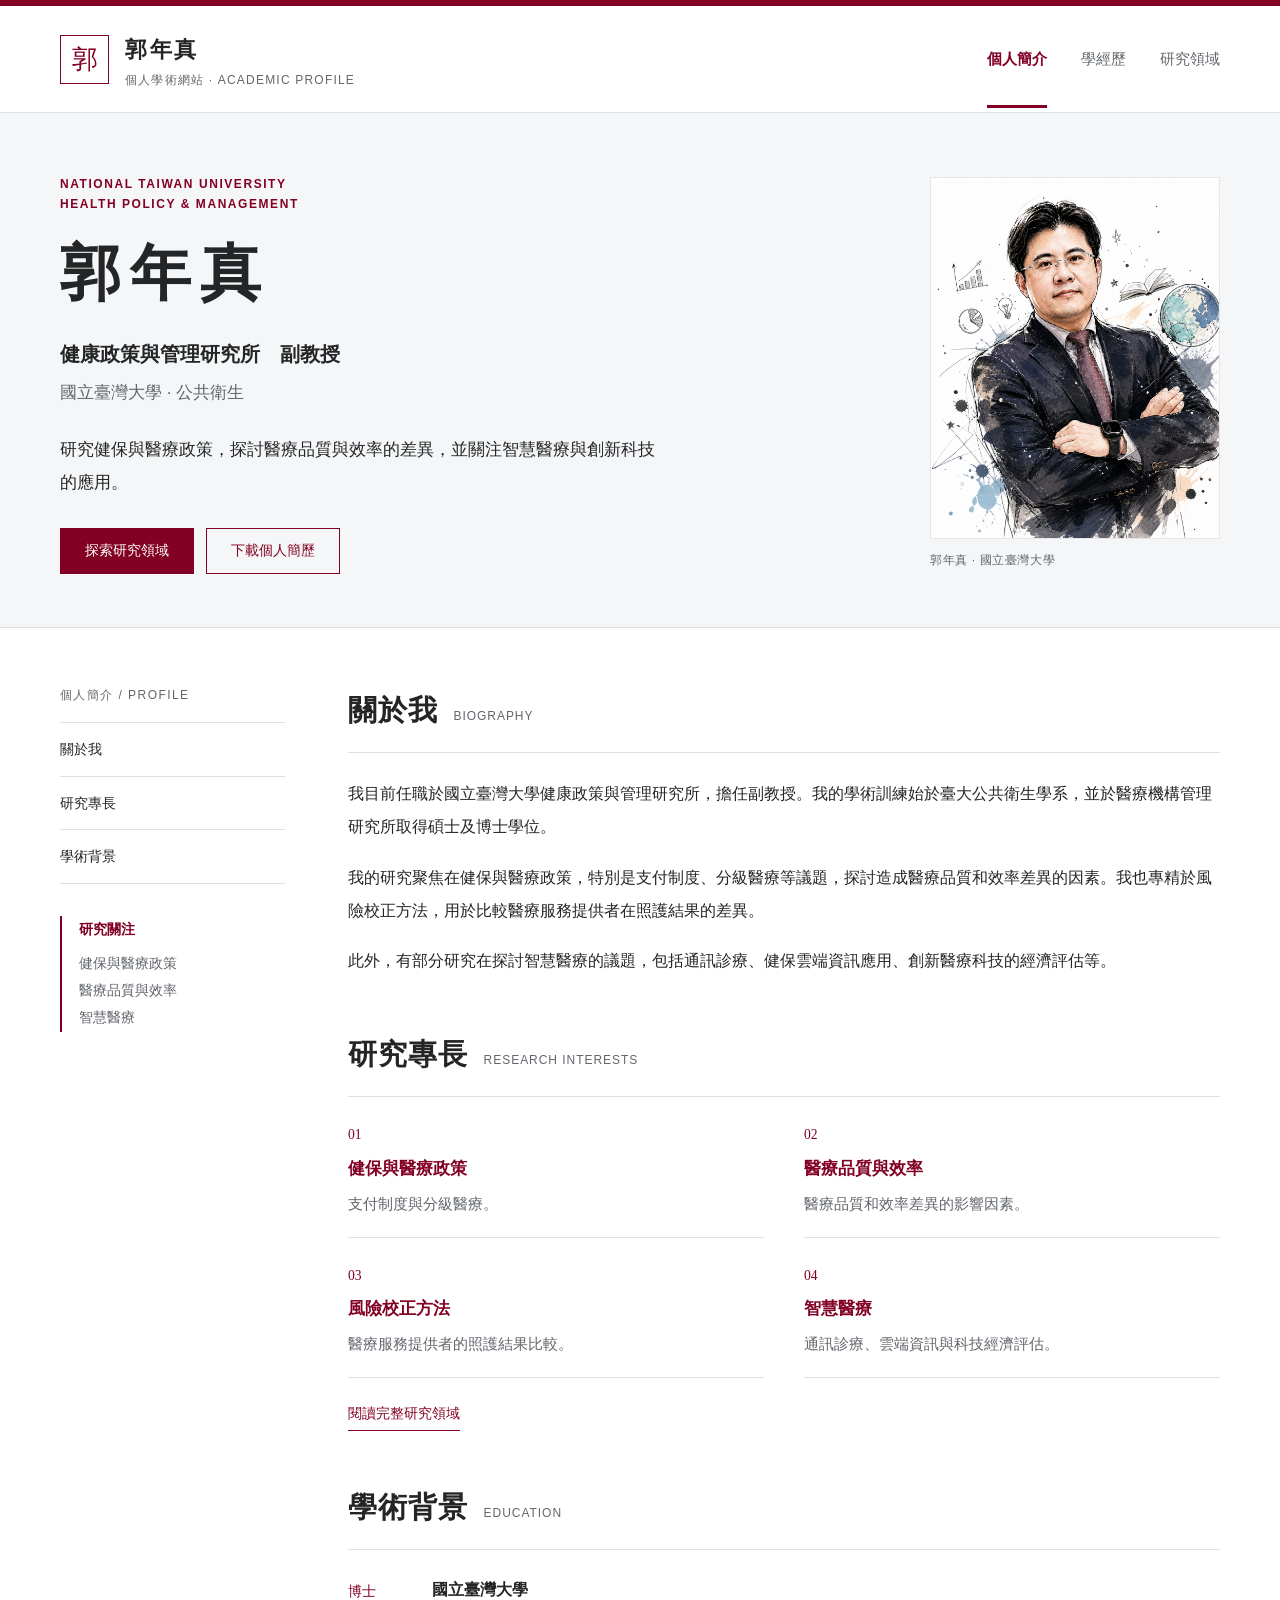
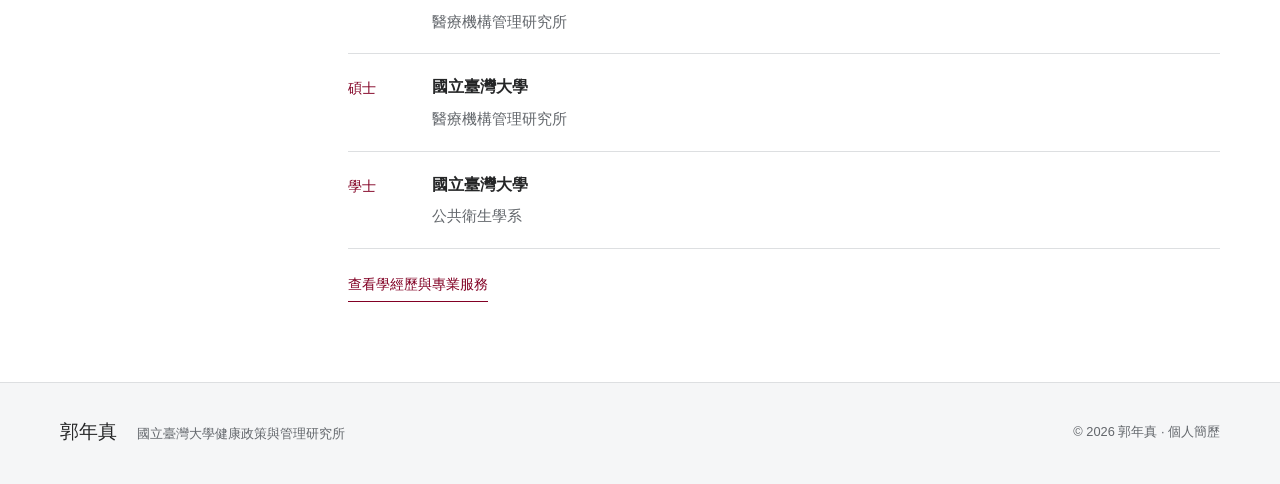
<file: index.html>
<!doctype html>
<html lang="zh-Hant">
<head>
  <meta charset="utf-8"><meta name="viewport" content="width=device-width, initial-scale=1">
  <title>郭年真｜國立臺灣大學健康政策與管理研究所</title>
  <meta name="description" content="郭年真，國立臺灣大學健康政策與管理研究所副教授。研究聚焦健保與醫療政策、醫療品質與效率、風險校正及智慧醫療。">
  <meta name="theme-color" content="#820024"><link rel="icon" href="favicon.svg" type="image/svg+xml">
  <link rel="stylesheet" href="styles.css"><script src="script.js" defer></script>
</head>
<body>
<a class="skip-link" href="#main">跳至主要內容</a>
<header class="site-header"><div class="container header-inner">
  <a class="brand" href="index.html" aria-label="郭年真 個人網站首頁"><span class="brand-mark" aria-hidden="true">郭</span><span><span class="brand-name">郭年真</span><span class="brand-label">個人學術網站 · ACADEMIC PROFILE</span></span></a>
  <button class="menu-toggle" aria-expanded="false" aria-controls="main-nav" type="button">選單</button>
  <nav class="main-nav" id="main-nav" aria-label="主要導覽"><a href="index.html" aria-current="page">個人簡介</a><a href="experience.html">學經歷</a><a href="research.html">研究領域</a></nav>
</div></header>
<main id="main">
  <section class="profile-hero" aria-labelledby="profile-name"><div class="container hero-grid">
    <div><p class="eyebrow">National Taiwan University<br>Health Policy &amp; Management</p>
      <h1 class="hero-name" id="profile-name">郭年真</h1>
      <p class="hero-position">健康政策與管理研究所　副教授</p><p class="hero-institution">國立臺灣大學 · 公共衛生</p>
      <p class="hero-summary">研究健保與醫療政策，探討醫療品質與效率的差異，並關注智慧醫療與創新科技的應用。</p>
      <div class="hero-actions"><a class="button" href="research.html">探索研究領域</a><a class="button secondary" href="assets/cv.docx" download="郭年真_簡歷.docx">下載個人簡歷</a></div>
    </div>
    <figure class="portrait"><img src="assets/photo.png" alt="郭年真個人肖像" width="1122" height="1402" fetchpriority="high"><figcaption>郭年真 · 國立臺灣大學</figcaption></figure>
  </div></section>
  <div class="container content-layout">
    <aside class="sidebar" aria-label="本頁導覽"><div class="sidebar-inner"><p class="side-label">個人簡介 / PROFILE</p><ul class="side-links"><li><a href="#biography">關於我</a></li><li><a href="#interests">研究專長</a></li><li><a href="#education">學術背景</a></li></ul><div class="side-note"><strong>研究關注</strong><p>健保與醫療政策<br>醫療品質與效率<br>智慧醫療</p></div></div></aside>
    <div>
      <section class="section body-copy" id="biography"><h2 class="section-heading">關於我 <small>BIOGRAPHY</small></h2>
        <p>我目前任職於國立臺灣大學健康政策與管理研究所，擔任副教授。我的學術訓練始於臺大公共衛生學系，並於醫療機構管理研究所取得碩士及博士學位。</p>
        <p>我的研究聚焦在健保與醫療政策，特別是支付制度、分級醫療等議題，探討造成醫療品質和效率差異的因素。我也專精於風險校正方法，用於比較醫療服務提供者在照護結果的差異。</p>
        <p>此外，有部分研究在探討智慧醫療的議題，包括通訊診療、健保雲端資訊應用、創新醫療科技的經濟評估等。</p>
      </section>
      <section class="section" id="interests"><h2 class="section-heading">研究專長 <small>RESEARCH INTERESTS</small></h2>
        <ul class="research-list"><li><span class="number">01</span><h3><a href="research.html#policy">健保與醫療政策</a></h3><p>支付制度與分級醫療。</p></li><li><span class="number">02</span><h3><a href="research.html#quality">醫療品質與效率</a></h3><p>醫療品質和效率差異的影響因素。</p></li><li><span class="number">03</span><h3><a href="research.html#risk">風險校正方法</a></h3><p>醫療服務提供者的照護結果比較。</p></li><li><span class="number">04</span><h3><a href="research.html#digital">智慧醫療</a></h3><p>通訊診療、雲端資訊與科技經濟評估。</p></li></ul>
        <a class="text-link" href="research.html">閱讀完整研究領域</a>
      </section>
      <section class="section" id="education"><h2 class="section-heading">學術背景 <small>EDUCATION</small></h2>
        <ul class="education-list"><li><span class="degree">博士</span><div><strong>國立臺灣大學</strong><p>醫療機構管理研究所</p></div></li><li><span class="degree">碩士</span><div><strong>國立臺灣大學</strong><p>醫療機構管理研究所</p></div></li><li><span class="degree">學士</span><div><strong>國立臺灣大學</strong><p>公共衛生學系</p></div></li></ul>
        <a class="text-link" href="experience.html">查看學經歷與專業服務</a>
      </section>
    </div>
  </div>
</main>
<footer class="site-footer"><div class="container footer-inner"><p><span class="footer-name">郭年真</span>國立臺灣大學健康政策與管理研究所</p><p>© 2026 郭年真 · <a href="assets/cv.docx" download="郭年真_簡歷.docx">個人簡歷</a></p></div></footer>
</body></html>
</file>
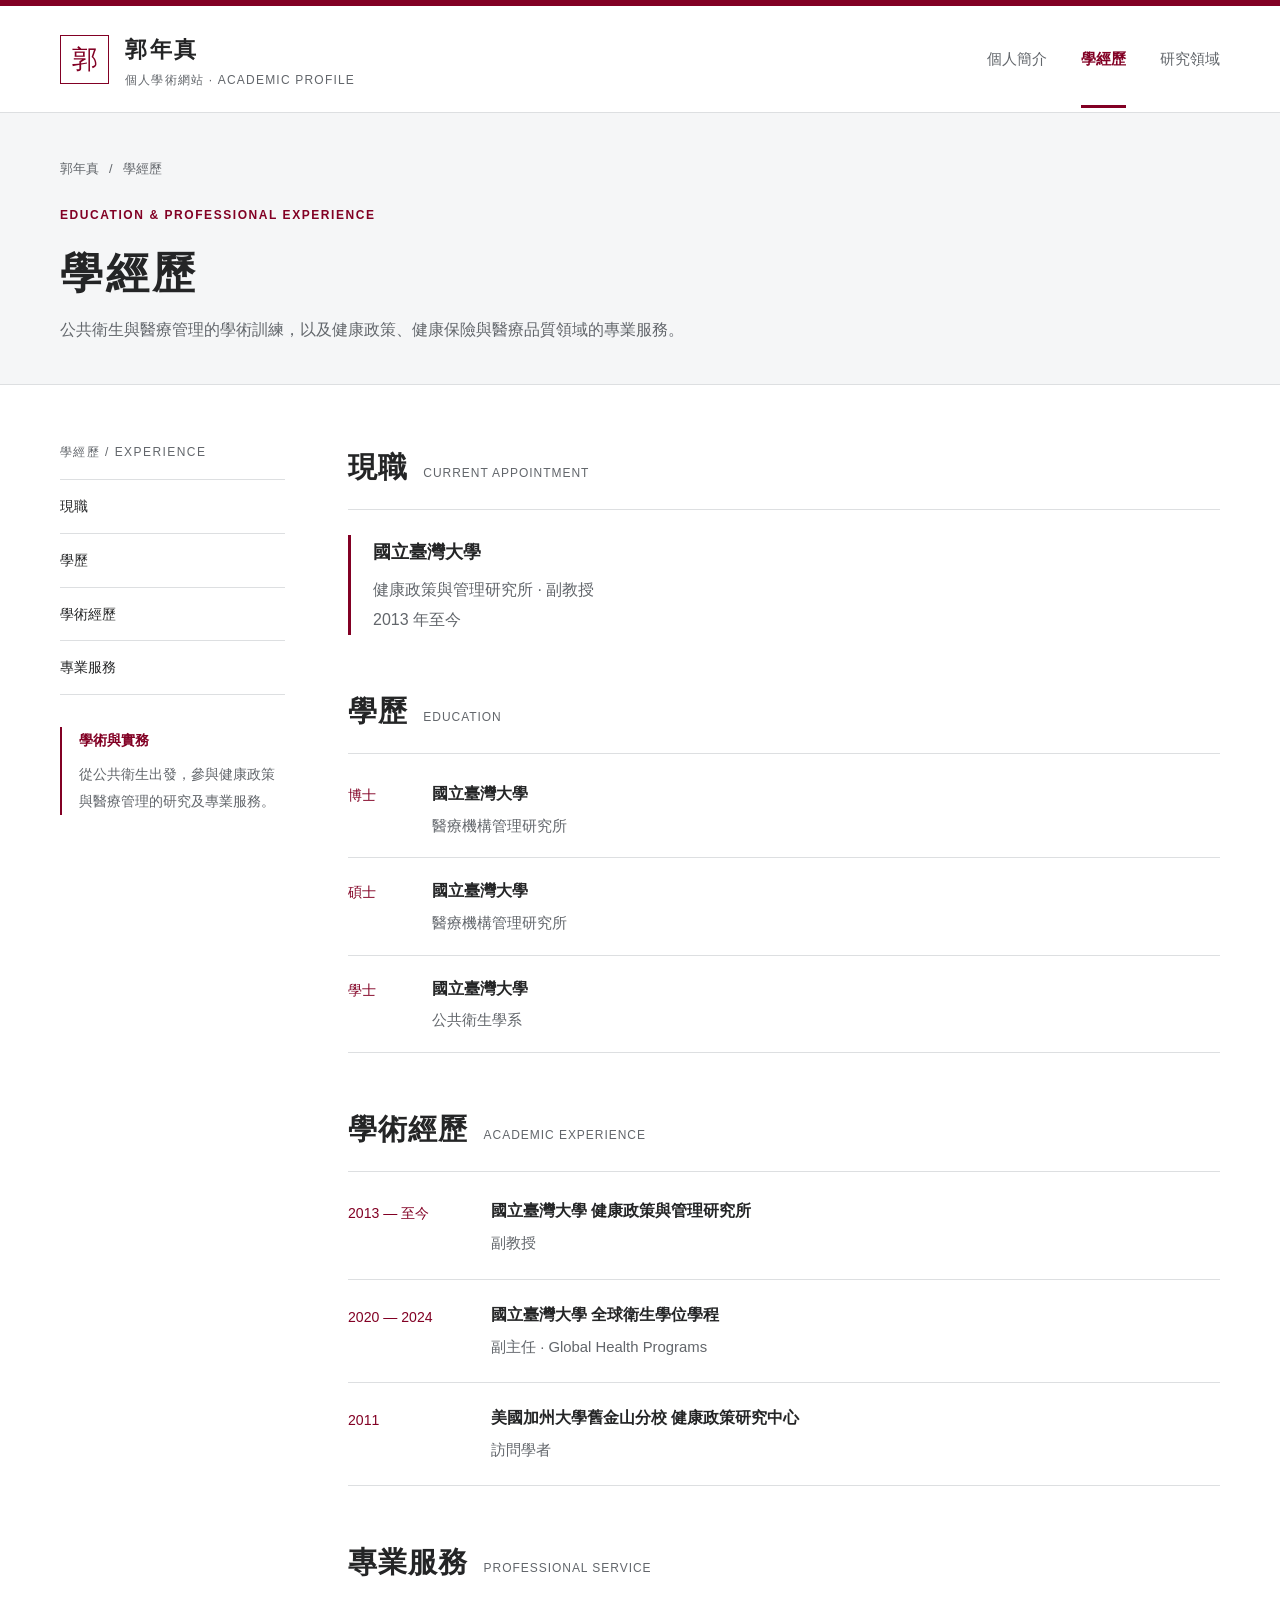
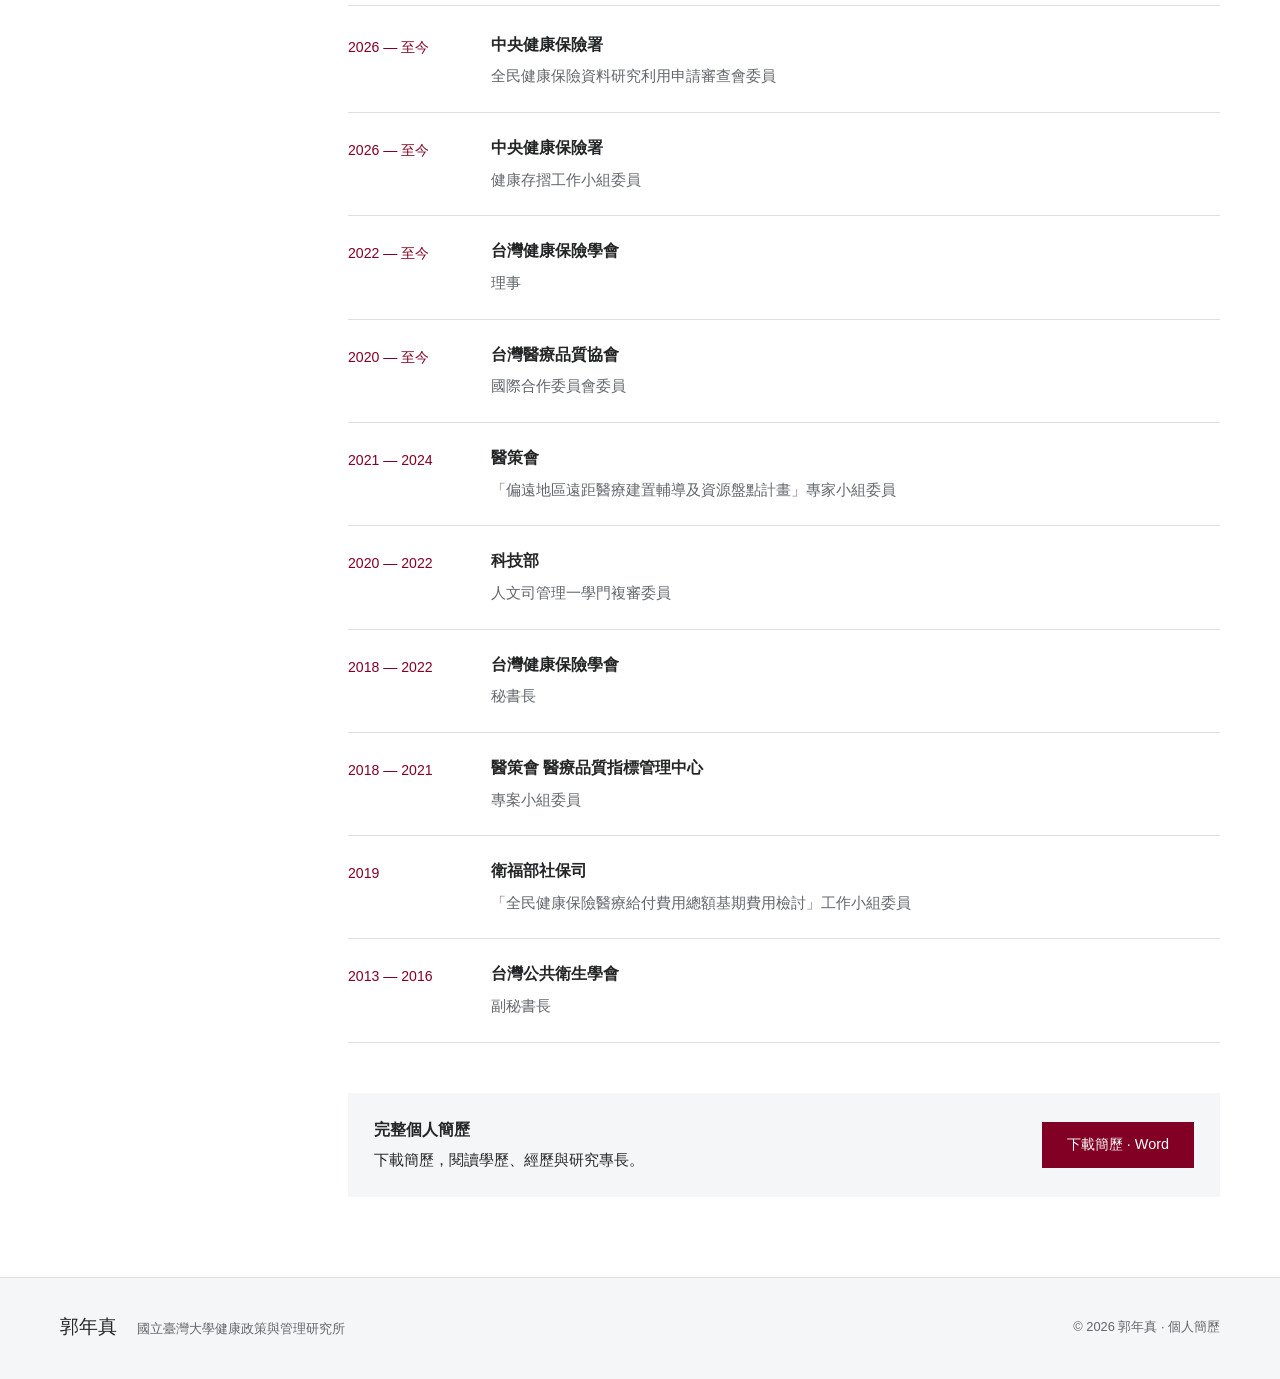
<file: experience.html>
<!doctype html>
<html lang="zh-Hant">
<head><meta charset="utf-8"><meta name="viewport" content="width=device-width, initial-scale=1"><title>學經歷｜郭年真</title><meta name="description" content="郭年真的學歷、學術經歷與專業服務，涵蓋國立臺灣大學、健康保險、醫療品質及健康政策相關工作。"><meta name="theme-color" content="#820024"><link rel="icon" href="favicon.svg" type="image/svg+xml"><link rel="stylesheet" href="styles.css"><script src="script.js" defer></script></head>
<body>
<a class="skip-link" href="#main">跳至主要內容</a>
<header class="site-header"><div class="container header-inner"><a class="brand" href="index.html" aria-label="郭年真 個人網站首頁"><span class="brand-mark" aria-hidden="true">郭</span><span><span class="brand-name">郭年真</span><span class="brand-label">個人學術網站 · ACADEMIC PROFILE</span></span></a><button class="menu-toggle" aria-expanded="false" aria-controls="main-nav" type="button">選單</button><nav class="main-nav" id="main-nav" aria-label="主要導覽"><a href="index.html">個人簡介</a><a href="experience.html" aria-current="page">學經歷</a><a href="research.html">研究領域</a></nav></div></header>
<main id="main">
  <div class="page-head"><div class="container"><p class="breadcrumb"><a href="index.html">郭年真</a><span aria-hidden="true">/</span>學經歷</p><p class="eyebrow">Education &amp; Professional Experience</p><h1 class="page-title">學經歷</h1><p class="page-intro">公共衛生與醫療管理的學術訓練，以及健康政策、健康保險與醫療品質領域的專業服務。</p></div></div>
  <div class="container content-layout">
    <aside class="sidebar" aria-label="本頁導覽"><div class="sidebar-inner"><p class="side-label">學經歷 / EXPERIENCE</p><ul class="side-links"><li><a href="#current">現職</a></li><li><a href="#education">學歷</a></li><li><a href="#academic">學術經歷</a></li><li><a href="#service">專業服務</a></li></ul><div class="side-note"><strong>學術與實務</strong><p>從公共衛生出發，參與健康政策與醫療管理的研究及專業服務。</p></div></div></aside>
    <div>
      <section class="section" id="current"><h2 class="section-heading">現職 <small>CURRENT APPOINTMENT</small></h2><div class="appointment"><h3>國立臺灣大學</h3><p>健康政策與管理研究所 · 副教授</p><p>2013 年至今</p></div></section>
      <section class="section" id="education"><h2 class="section-heading">學歷 <small>EDUCATION</small></h2><ul class="education-list"><li><span class="degree">博士</span><div><strong>國立臺灣大學</strong><p>醫療機構管理研究所</p></div></li><li><span class="degree">碩士</span><div><strong>國立臺灣大學</strong><p>醫療機構管理研究所</p></div></li><li><span class="degree">學士</span><div><strong>國立臺灣大學</strong><p>公共衛生學系</p></div></li></ul></section>
      <section class="section" id="academic"><h2 class="section-heading">學術經歷 <small>ACADEMIC EXPERIENCE</small></h2><ul class="timeline"><li><span class="period">2013 — 至今</span><div><h3>國立臺灣大學 健康政策與管理研究所</h3><p>副教授</p></div></li><li><span class="period">2020 — 2024</span><div><h3>國立臺灣大學 全球衛生學位學程</h3><p>副主任 · Global Health Programs</p></div></li><li><span class="period">2011</span><div><h3>美國加州大學舊金山分校 健康政策研究中心</h3><p>訪問學者</p></div></li></ul></section>
      <section class="section" id="service"><h2 class="section-heading">專業服務 <small>PROFESSIONAL SERVICE</small></h2>
        <ul class="timeline">
          <li><span class="period">2026 — 至今</span><div><h3>中央健康保險署</h3><p>全民健康保險資料研究利用申請審查會委員</p></div></li>
          <li><span class="period">2026 — 至今</span><div><h3>中央健康保險署</h3><p>健康存摺工作小組委員</p></div></li>
          <li><span class="period">2022 — 至今</span><div><h3>台灣健康保險學會</h3><p>理事</p></div></li>
          <li><span class="period">2020 — 至今</span><div><h3>台灣醫療品質協會</h3><p>國際合作委員會委員</p></div></li>
          <li><span class="period">2021 — 2024</span><div><h3>醫策會</h3><p>「偏遠地區遠距醫療建置輔導及資源盤點計畫」專家小組委員</p></div></li>
          <li><span class="period">2020 — 2022</span><div><h3>科技部</h3><p>人文司管理一學門複審委員</p></div></li>
          <li><span class="period">2018 — 2022</span><div><h3>台灣健康保險學會</h3><p>秘書長</p></div></li>
          <li><span class="period">2018 — 2021</span><div><h3>醫策會 醫療品質指標管理中心</h3><p>專案小組委員</p></div></li>
          <li><span class="period">2019</span><div><h3>衛福部社保司</h3><p>「全民健康保險醫療給付費用總額基期費用檢討」工作小組委員</p></div></li>
          <li><span class="period">2013 — 2016</span><div><h3>台灣公共衛生學會</h3><p>副秘書長</p></div></li>
        </ul>
      </section>
      <div class="cv-banner"><p><strong>完整個人簡歷</strong>下載簡歷，閱讀學歷、經歷與研究專長。</p><a class="button" href="assets/cv.docx" download="郭年真_簡歷.docx">下載簡歷 · Word</a></div>
    </div>
  </div>
</main>
<footer class="site-footer"><div class="container footer-inner"><p><span class="footer-name">郭年真</span>國立臺灣大學健康政策與管理研究所</p><p>© 2026 郭年真 · <a href="assets/cv.docx" download="郭年真_簡歷.docx">個人簡歷</a></p></div></footer>
</body></html>
</file>
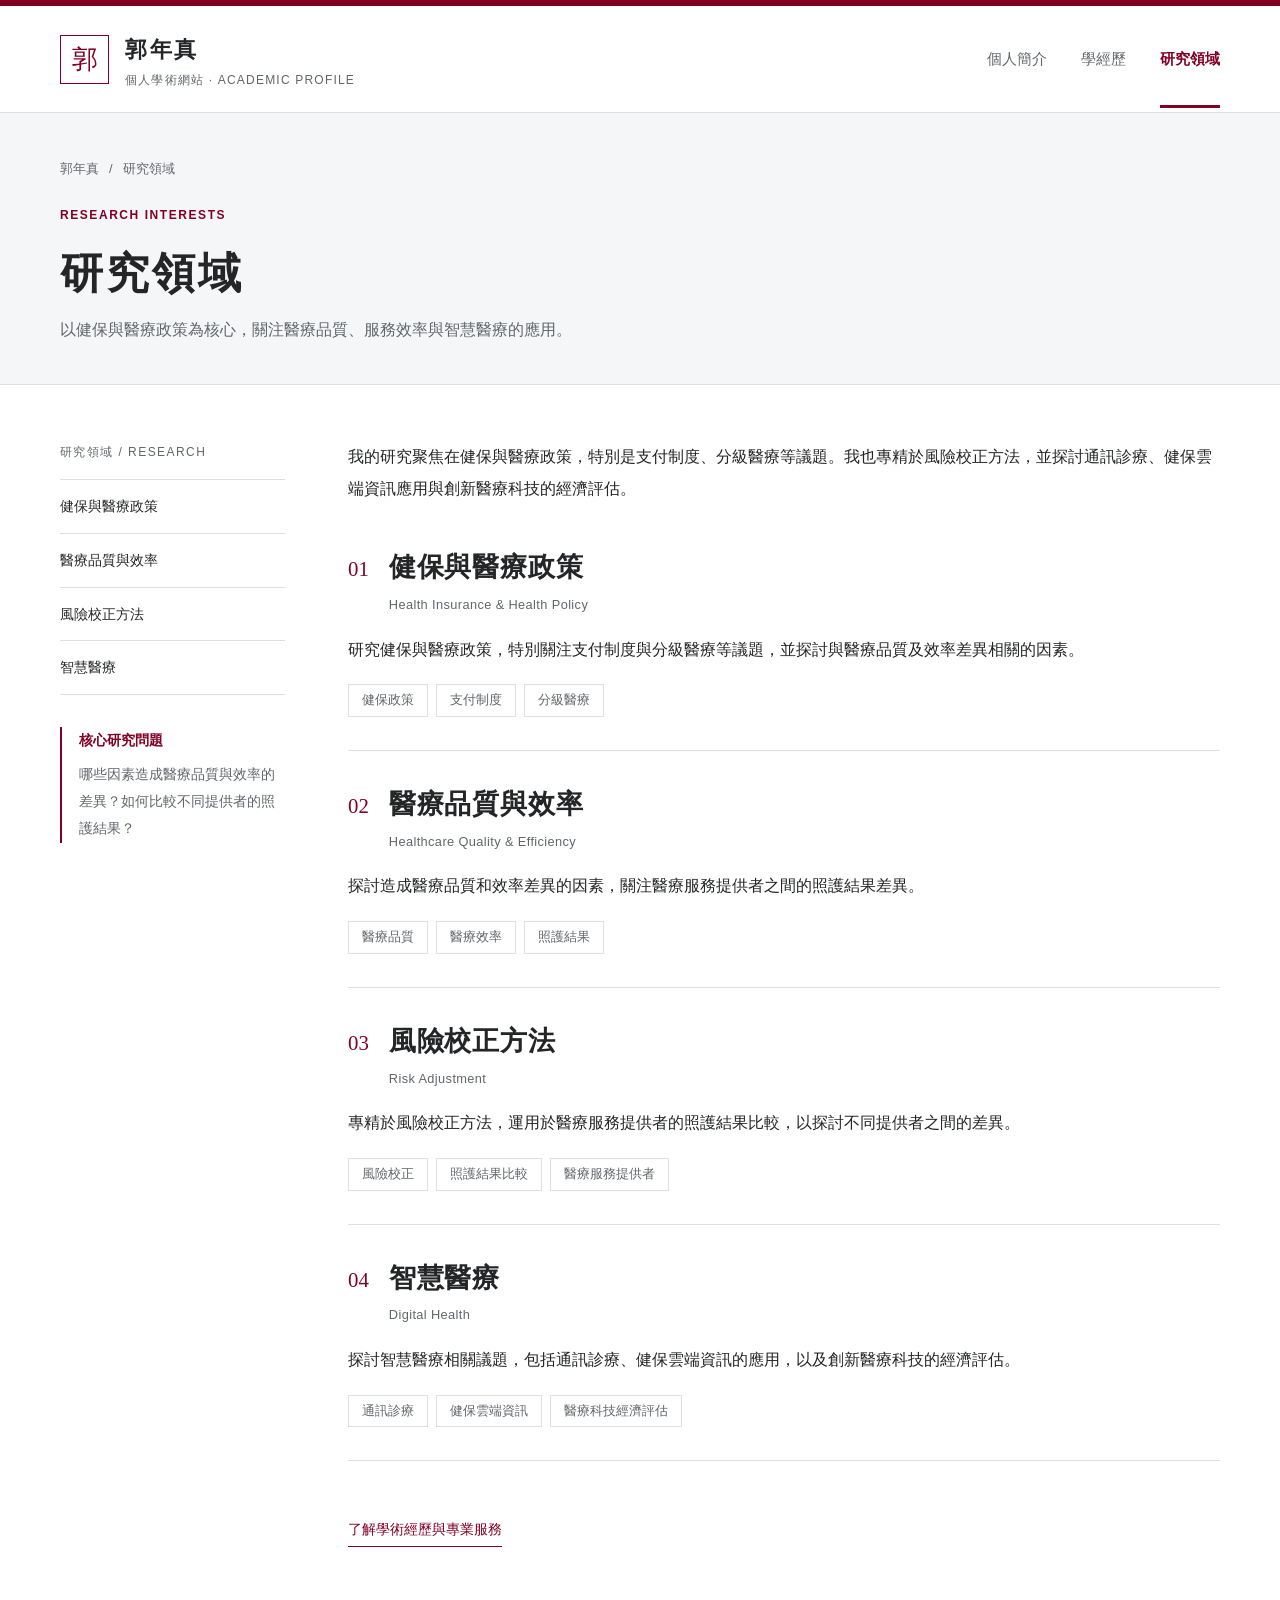
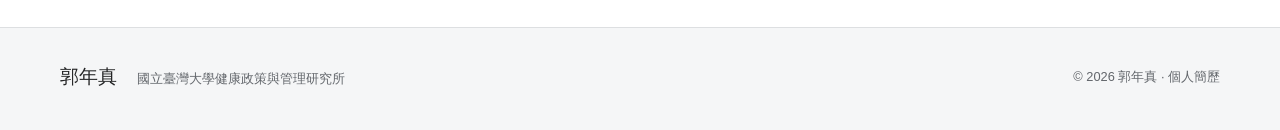
<file: research.html>
<!doctype html>
<html lang="zh-Hant">
<head><meta charset="utf-8"><meta name="viewport" content="width=device-width, initial-scale=1"><title>研究領域｜郭年真</title><meta name="description" content="郭年真的研究領域：健保與醫療政策、支付制度、分級醫療、醫療品質與效率、風險校正、通訊診療、健保雲端資訊應用及創新醫療科技的經濟評估。"><meta name="theme-color" content="#820024"><link rel="icon" href="favicon.svg" type="image/svg+xml"><link rel="stylesheet" href="styles.css"><script src="script.js" defer></script></head>
<body>
<a class="skip-link" href="#main">跳至主要內容</a>
<header class="site-header"><div class="container header-inner"><a class="brand" href="index.html" aria-label="郭年真 個人網站首頁"><span class="brand-mark" aria-hidden="true">郭</span><span><span class="brand-name">郭年真</span><span class="brand-label">個人學術網站 · ACADEMIC PROFILE</span></span></a><button class="menu-toggle" aria-expanded="false" aria-controls="main-nav" type="button">選單</button><nav class="main-nav" id="main-nav" aria-label="主要導覽"><a href="index.html">個人簡介</a><a href="experience.html">學經歷</a><a href="research.html" aria-current="page">研究領域</a></nav></div></header>
<main id="main">
  <div class="page-head"><div class="container"><p class="breadcrumb"><a href="index.html">郭年真</a><span aria-hidden="true">/</span>研究領域</p><p class="eyebrow">Research Interests</p><h1 class="page-title">研究領域</h1><p class="page-intro">以健保與醫療政策為核心，關注醫療品質、服務效率與智慧醫療的應用。</p></div></div>
  <div class="container content-layout">
    <aside class="sidebar" aria-label="本頁導覽"><div class="sidebar-inner"><p class="side-label">研究領域 / RESEARCH</p><ul class="side-links"><li><a href="#policy">健保與醫療政策</a></li><li><a href="#quality">醫療品質與效率</a></li><li><a href="#risk">風險校正方法</a></li><li><a href="#digital">智慧醫療</a></li></ul><div class="side-note"><strong>核心研究問題</strong><p>哪些因素造成醫療品質與效率的差異？如何比較不同提供者的照護結果？</p></div></div></aside>
    <div>
      <div class="research-overview"><p>我的研究聚焦在健保與醫療政策，特別是支付制度、分級醫療等議題。我也專精於風險校正方法，並探討通訊診療、健保雲端資訊應用與創新醫療科技的經濟評估。</p></div>
      <section class="research-topic" id="policy"><div class="topic-heading"><span class="topic-number" aria-hidden="true">01</span><div><h2>健保與醫療政策</h2><p class="topic-en" lang="en">Health Insurance &amp; Health Policy</p></div></div><p>研究健保與醫療政策，特別關注支付制度與分級醫療等議題，並探討與醫療品質及效率差異相關的因素。</p><ul class="keywords" aria-label="研究關鍵字"><li>健保政策</li><li>支付制度</li><li>分級醫療</li></ul></section>
      <section class="research-topic" id="quality"><div class="topic-heading"><span class="topic-number" aria-hidden="true">02</span><div><h2>醫療品質與效率</h2><p class="topic-en" lang="en">Healthcare Quality &amp; Efficiency</p></div></div><p>探討造成醫療品質和效率差異的因素，關注醫療服務提供者之間的照護結果差異。</p><ul class="keywords" aria-label="研究關鍵字"><li>醫療品質</li><li>醫療效率</li><li>照護結果</li></ul></section>
      <section class="research-topic" id="risk"><div class="topic-heading"><span class="topic-number" aria-hidden="true">03</span><div><h2>風險校正方法</h2><p class="topic-en" lang="en">Risk Adjustment</p></div></div><p>專精於風險校正方法，運用於醫療服務提供者的照護結果比較，以探討不同提供者之間的差異。</p><ul class="keywords" aria-label="研究關鍵字"><li>風險校正</li><li>照護結果比較</li><li>醫療服務提供者</li></ul></section>
      <section class="research-topic" id="digital"><div class="topic-heading"><span class="topic-number" aria-hidden="true">04</span><div><h2>智慧醫療</h2><p class="topic-en" lang="en">Digital Health</p></div></div><p>探討智慧醫療相關議題，包括通訊診療、健保雲端資訊的應用，以及創新醫療科技的經濟評估。</p><ul class="keywords" aria-label="研究關鍵字"><li>通訊診療</li><li>健保雲端資訊</li><li>醫療科技經濟評估</li></ul></section>
      <a class="text-link" href="experience.html">了解學術經歷與專業服務</a>
    </div>
  </div>
</main>
<footer class="site-footer"><div class="container footer-inner"><p><span class="footer-name">郭年真</span>國立臺灣大學健康政策與管理研究所</p><p>© 2026 郭年真 · <a href="assets/cv.docx" download="郭年真_簡歷.docx">個人簡歷</a></p></div></footer>
</body></html>
</file>
<file: styles.css>
@charset "UTF-8";
:root{--wine:#820024;--wine-dark:#590019;--ink:#242526;--muted:#62666b;--line:#dddfe1;--paper:#f5f6f7;--serif:Georgia,"Noto Serif TC","PMingLiU",serif;--sans:-apple-system,BlinkMacSystemFont,"Segoe UI","Microsoft JhengHei",sans-serif}
*{box-sizing:border-box}html{scroll-behavior:smooth}body{margin:0;color:var(--ink);background:#fff;font-family:var(--sans);font-size:1rem;line-height:1.85}a{color:var(--wine);text-decoration:none}a:hover{text-decoration:underline;text-underline-offset:5px}button{font:inherit}a:focus-visible,button:focus-visible{outline:3px solid #c48a13;outline-offset:5px}.container{width:min(1160px,calc(100% - 96px));margin-inline:auto}.skip-link{position:absolute;left:20px;top:-100px;z-index:20;background:white;padding:8px 20px}.skip-link:focus{top:12px}.site-header{border-top:6px solid var(--wine);border-bottom:1px solid var(--line);background:#fff}.header-inner{display:flex;align-items:center;justify-content:space-between;gap:32px;min-height:106px}.brand{display:flex;align-items:center;gap:16px;color:var(--ink);flex-shrink:0}.brand:hover{text-decoration:none}.brand-mark{display:grid;place-items:center;width:49px;height:49px;border:1px solid var(--wine);color:var(--wine);font-family:var(--serif);font-size:1.6rem}.brand-name{font-family:var(--serif);font-size:1.4rem;font-weight:700;letter-spacing:.12em}.brand-label{display:block;color:var(--muted);font-size:.75rem;letter-spacing:.1em;line-height:1.5}.main-nav{display:flex;gap:34px;align-items:center}.main-nav a{position:relative;padding:35px 0;color:var(--muted);font-size:.95rem}.main-nav a[aria-current=page]{color:var(--wine);font-weight:700}.main-nav a[aria-current=page]:after{content:"";position:absolute;height:3px;background:var(--wine);bottom:0;left:0;right:0}.menu-toggle{display:none}.profile-hero{padding:61px 0 53px;background:var(--paper);border-bottom:1px solid var(--line)}.hero-grid{display:grid;grid-template-columns:minmax(0,1fr) 290px;gap:76px;align-items:center}.eyebrow{font-size:.75rem;letter-spacing:.13em;color:var(--wine);font-weight:600;line-height:1.7;margin:0 0 19px;text-transform:uppercase}.hero-name{font-family:var(--serif);font-weight:600;font-size:3.8rem;letter-spacing:.15em;line-height:1.3;margin:0 0 23px}.hero-position{font-size:1.24rem;margin:0 0 4px;font-weight:600}.hero-institution{color:var(--muted);margin:0;font-size:1.05rem}.hero-summary{max-width:610px;font-size:1.08rem;line-height:1.95;margin:25px 0 28px}.hero-actions{display:flex;gap:12px;flex-wrap:wrap}.button{display:inline-flex;align-items:center;justify-content:center;min-height:46px;padding:9px 24px;font-size:.9rem;line-height:1.6;border:1px solid var(--wine);background:var(--wine);color:white;transition:background .2s}.button:hover{background:var(--wine-dark);color:white;text-decoration:none}.button.secondary{color:var(--wine);background:transparent}.button.secondary:hover{background:#fff}.portrait{margin:0;position:relative}.portrait img{width:100%;height:auto;display:block;aspect-ratio:4/5;object-fit:cover;border:1px solid #e6e6e6;background:white}.portrait figcaption{font-size:.75rem;color:var(--muted);padding-top:10px;letter-spacing:.05em}.content-layout{display:grid;grid-template-columns:225px minmax(0,1fr);gap:63px;padding-top:56px;padding-bottom:80px}.sidebar{font-size:.9rem}.side-label{margin:0 0 16px;font-size:.75rem;color:var(--muted);letter-spacing:.12em;text-transform:uppercase}.side-links{list-style:none;margin:0 0 32px;padding:0;border-top:1px solid var(--line)}.side-links li{border-bottom:1px solid var(--line)}.side-links a{display:block;padding:13px 0;color:var(--ink)}.side-links a:hover{color:var(--wine)}.side-note{border-left:2px solid var(--wine);padding-left:17px}.side-note strong{display:block;color:var(--wine);font-weight:600;margin-bottom:7px}.side-note p{margin:0;color:var(--muted);line-height:1.9}.section{scroll-margin-top:30px;margin-bottom:50px}.section:last-child{margin-bottom:0}.section-heading{font-family:var(--serif);font-size:1.8rem;font-weight:600;letter-spacing:.04em;margin:0 0 25px;padding-bottom:15px;border-bottom:1px solid var(--line);display:flex;align-items:baseline;gap:15px;flex-wrap:wrap}.section-heading small{font-family:var(--sans);font-size:.75rem;letter-spacing:.08em;color:var(--muted);font-weight:400}.body-copy p{margin:0 0 18px;line-height:2.05}.research-list{list-style:none;padding:0;margin:0;display:grid;grid-template-columns:1fr 1fr;column-gap:40px;row-gap:25px}.research-list li{padding:0 0 19px;border-bottom:1px solid var(--line)}.research-list .number{color:var(--wine);font-family:Georgia,serif;font-size:.85rem;display:block;margin-bottom:5px}.research-list h3{font-size:1.05rem;margin:0 0 6px;font-weight:600}.research-list p{font-size:.95rem;color:var(--muted);margin:0}.text-link{display:inline-block;margin-top:22px;font-size:.9rem;border-bottom:1px solid var(--wine);padding-bottom:3px}.text-link:hover{text-decoration:none;border-bottom-width:2px}.education-list{list-style:none;padding:0;margin:0}.education-list li{display:grid;grid-template-columns:60px 1fr;gap:24px;align-items:start;padding:18px 0;border-bottom:1px solid var(--line)}.education-list li:first-child{padding-top:0}.degree{font-size:.88rem;color:var(--wine);padding-top:3px}.education-list strong{font-weight:600}.education-list p{margin:3px 0 0;color:var(--muted);font-size:.94rem}.site-footer{border-top:1px solid var(--line);padding:31px 0 35px;background:var(--paper)}.footer-inner{display:flex;justify-content:space-between;gap:25px;align-items:center;font-size:.8rem;color:var(--muted)}.footer-name{font-family:var(--serif);color:var(--ink);font-size:1.2rem;margin-right:20px}.footer-inner p{margin:0}.footer-inner a{color:var(--muted)}.breadcrumb{font-size:.8rem;color:var(--muted);margin:0 0 24px}.breadcrumb a{color:var(--muted)}.breadcrumb span{padding:0 10px}.page-head{padding:44px 0 40px;background:var(--paper);border-bottom:1px solid var(--line)}.page-title{font-family:var(--serif);font-size:2.7rem;letter-spacing:.07em;line-height:1.4;margin:0 0 10px;font-weight:600}.page-intro{color:var(--muted);max-width:720px;margin:0}.appointment{border-left:3px solid var(--wine);padding:0 0 0 22px;margin-bottom:28px}.appointment h3{margin:0 0 6px;font-size:1.15rem}.appointment p{margin:0;color:var(--muted)}.timeline{list-style:none;padding:0;margin:0}.timeline li{display:grid;grid-template-columns:118px minmax(0,1fr);gap:25px;padding:21px 0;border-bottom:1px solid var(--line)}.timeline li:first-child{padding-top:0}.period{color:var(--wine);font-size:.88rem;padding-top:3px;font-variant-numeric:tabular-nums}.timeline h3{font-size:1rem;font-weight:600;line-height:1.8;margin:0 0 4px}.timeline p{color:var(--muted);margin:0;font-size:.93rem}.research-topic{padding:0 0 33px;margin-bottom:33px;border-bottom:1px solid var(--line);scroll-margin-top:30px}.research-topic:last-child{margin:0;border-bottom:0}.topic-heading{display:flex;align-items:baseline;gap:20px;margin-bottom:17px}.topic-number{font-family:Georgia,serif;font-size:1.3rem;color:var(--wine)}.topic-heading h2{font-family:var(--serif);font-size:1.7rem;line-height:1.5;letter-spacing:.03em;margin:0;font-weight:600}.topic-en{color:var(--muted);font-size:.8rem;letter-spacing:.03em;margin:5px 0 0}.research-topic>p{margin:0 0 18px;line-height:2.05}.keywords{list-style:none;display:flex;flex-wrap:wrap;gap:8px;margin:0;padding:0}.keywords li{font-size:.83rem;border:1px solid var(--line);padding:3px 13px;color:var(--muted)}.research-overview{margin-bottom:42px}.research-overview p{margin:0 0 16px;line-height:2}.cv-banner{background:var(--paper);padding:22px 26px;display:flex;justify-content:space-between;gap:24px;align-items:center;margin-top:38px}.cv-banner p{margin:0;font-size:.93rem}.cv-banner strong{display:block;font-size:1rem;margin-bottom:3px}.cv-banner .button{flex-shrink:0}
.brand{max-width:100%;min-width:0}.brand>span:last-child{min-width:0}.brand-label{overflow-wrap:anywhere}.brand-mark{flex-shrink:0}
@media(min-width:1000px){.sidebar-inner{position:sticky;top:30px}}
@media(max-width:1000px){.container{width:calc(100% - 56px)}.hero-grid{gap:35px;grid-template-columns:minmax(0,1fr) 250px}.hero-name{font-size:3.1rem}.content-layout{grid-template-columns:190px minmax(0,1fr);gap:35px}.main-nav{gap:24px}.research-list{column-gap:24px}.hero-position{font-size:1.1rem}}
@media(max-width:720px){.container{width:calc(100% - 40px)}.header-inner{min-height:82px;flex-wrap:wrap;gap:0}.brand-mark{width:40px;height:40px;font-size:1.35rem}.brand{gap:12px}.brand-name{font-size:1.15rem}.brand-label{font-size:.68rem}.menu-toggle{display:block;background:white;color:var(--wine);border:1px solid var(--line);padding:7px 12px;font-size:.88rem;min-height:42px}.main-nav{display:none;flex-basis:100%;gap:0;flex-direction:column;align-items:stretch;padding:7px 0 14px}.main-nav.is-open{display:flex}.main-nav a{padding:12px 6px;border-top:1px solid var(--line)}.main-nav a[aria-current=page]:after{display:none}.profile-hero{padding:35px 0}.hero-grid{grid-template-columns:1fr;gap:32px}.hero-name{font-size:2.7rem;margin-bottom:16px}.eyebrow{font-size:.68rem;margin-bottom:15px}.hero-position{font-size:1.08rem}.hero-summary{font-size:1rem;margin-top:19px}.portrait{width:min(290px,100%);margin:auto}.hero-actions .button{flex:1}.content-layout{grid-template-columns:1fr;gap:32px;padding-top:32px;padding-bottom:48px}.sidebar{border-bottom:1px solid var(--line);padding-bottom:15px}.side-links{display:flex;gap:12px 24px;flex-wrap:wrap;margin:0;border-top:0}.side-links li{border:0}.side-links a{padding:6px 0}.side-label{margin-bottom:8px}.side-note{display:none}.section{margin-bottom:34px}.section-heading{font-size:1.5rem;margin-bottom:20px}.research-list{grid-template-columns:1fr;gap:17px}.footer-inner{display:block}.footer-inner>p:last-child{margin-top:12px}.footer-name{display:block;margin-bottom:3px}.page-head{padding:27px 0 30px}.page-title{font-size:2.15rem}.page-intro{font-size:.95rem}.timeline li{grid-template-columns:1fr;gap:3px;padding:18px 0}.timeline li:first-child{padding-top:0}.period{padding:0}.topic-heading{gap:14px}.topic-heading h2{font-size:1.4rem}.research-topic{padding-bottom:25px;margin-bottom:25px}.cv-banner{flex-direction:column;align-items:stretch;padding:20px}.education-list li{gap:13px;grid-template-columns:45px 1fr}}
@media(prefers-reduced-motion:reduce){html{scroll-behavior:auto}*{transition:none!important}}
@media print{.site-header,.sidebar,.site-footer,.hero-actions,.cv-banner,.breadcrumb{display:none}.container{width:100%}.content-layout{display:block;padding:25px 0}.profile-hero,.page-head{background:white;padding:20px 0}.hero-grid{grid-template-columns:1fr 150px;gap:30px}.hero-name{font-size:2.3rem}.portrait figcaption{display:none}.section,.timeline li,.research-topic{break-inside:avoid}.research-list{grid-template-columns:1fr 1fr}.section-heading{font-size:1.4rem}a{color:inherit}}
</file>
